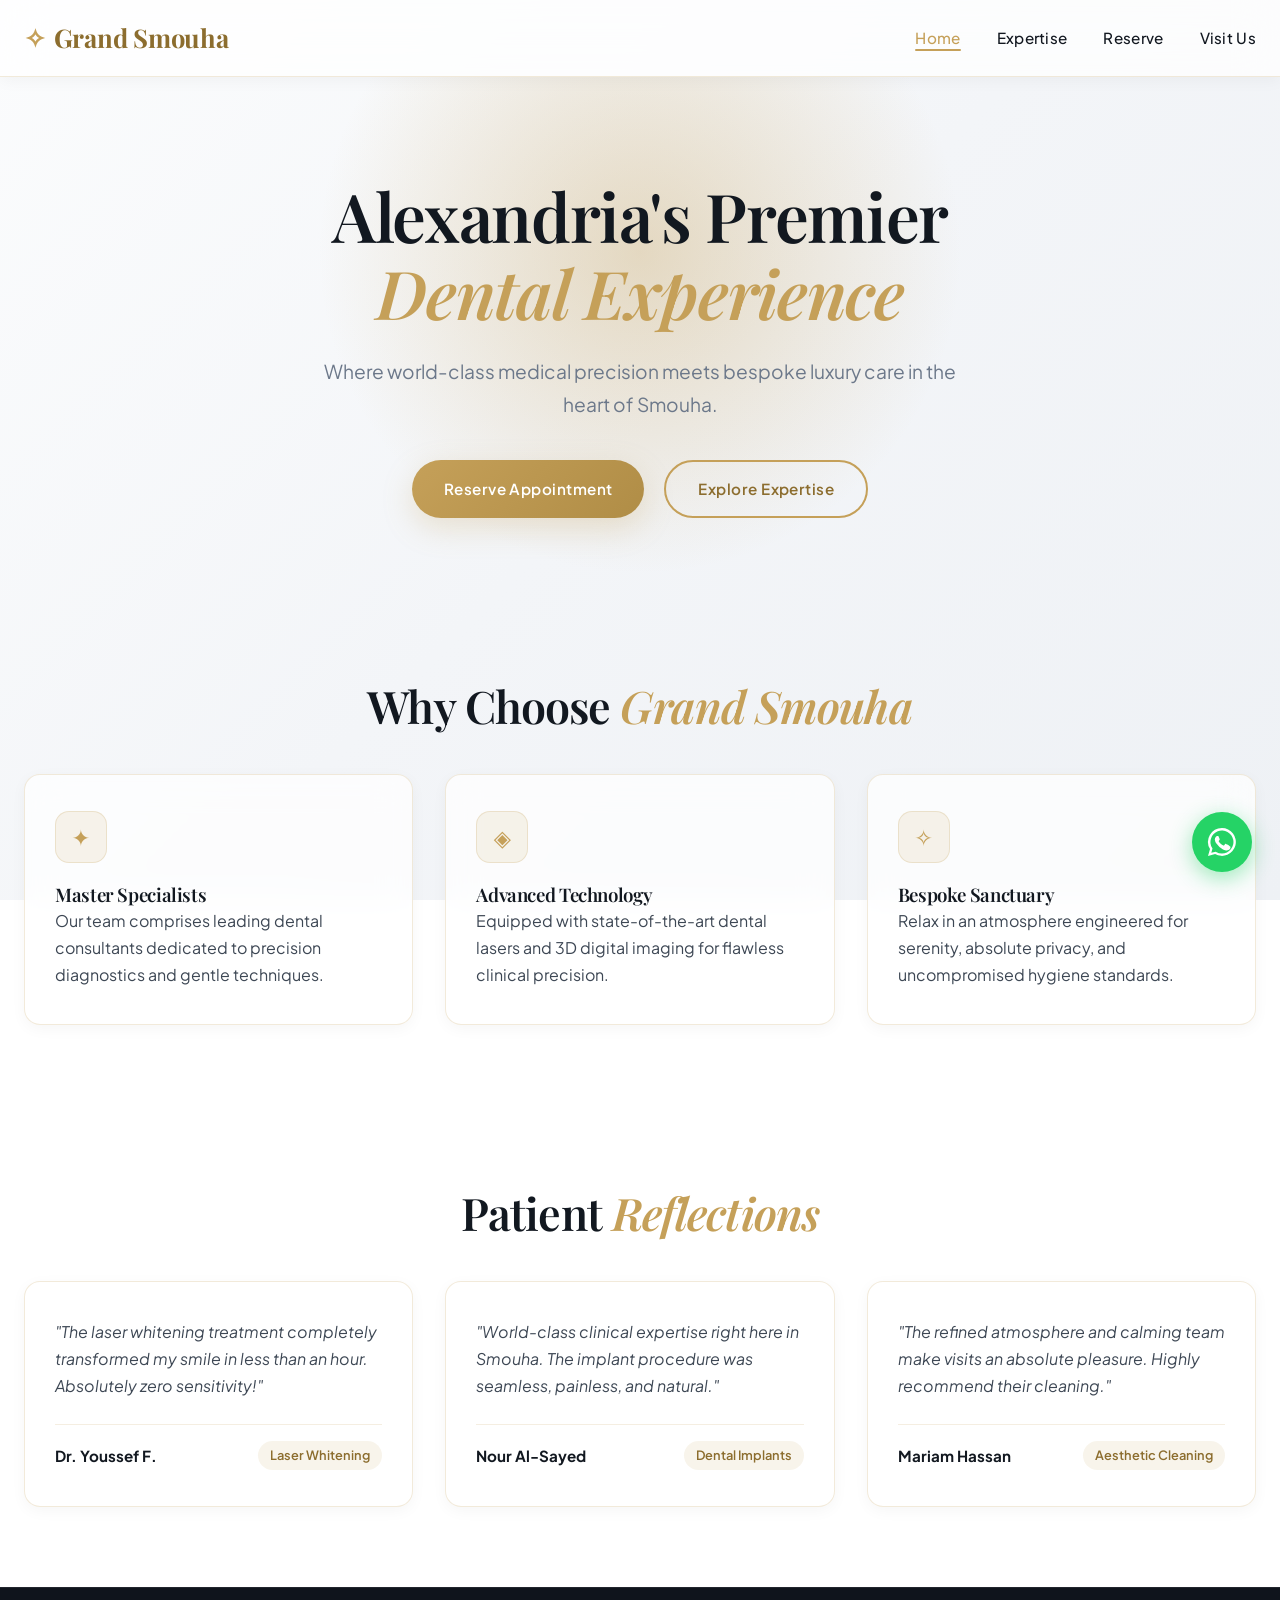
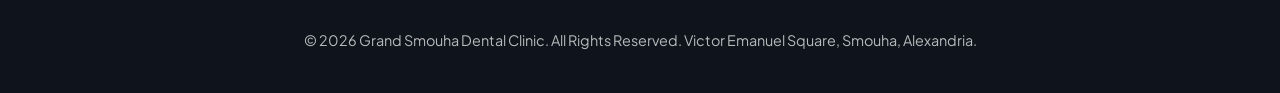
<file: index.html>
<!DOCTYPE html>
<html lang="en">
<head>
  <meta charset="UTF-8">
  <meta name="viewport" content="width=device-width, initial-scale=1.0">
  <title>Grand Smouha Dental Clinic | Luxury Dental Care Alexandria</title>
  <link rel="stylesheet" href="style.css">
</head>
<body>

  <!-- Navigation Header -->
  <header class="header">
    <div class="container nav-wrapper">
      <a href="index.html" class="logo">
        <span class="logo-sparkle">✧</span> Grand Smouha
      </a>
      
      <input type="checkbox" id="nav-toggle" class="nav-toggle">
      <label for="nav-toggle" class="nav-toggle-label">
        <span></span>
        <span></span>
        <span></span>
      </label>

      <nav>
        <ul class="nav-links">
          <li><a href="index.html" class="active">Home</a></li>
          <li><a href="services.html">Expertise</a></li>
          <li><a href="booking.html">Reserve</a></li>
          <li><a href="contact.html">Visit Us</a></li>
        </ul>
      </nav>
    </div>
  </header>

  <main>
    <!-- Hero Section -->
    <section class="hero">
      <div class="container hero-content">
        <h1>Alexandria's Premier <br><span class="gold-text">Dental Experience</span></h1>
        <p>Where world-class medical precision meets bespoke luxury care in the heart of Smouha.</p>
        <div class="hero-buttons">
          <a href="booking.html" class="btn btn-primary">Reserve Appointment</a>
          <a href="services.html" class="btn btn-outline">Explore Expertise</a>
        </div>
      </div>
    </section>

    <!-- Why Choose Us -->
    <section class="section">
      <div class="container">
        <h2 class="section-title">Why Choose <span class="gold-text">Grand Smouha</span></h2>
        <div class="grid-3">
          <div class="glass-card feature-card">
            <div class="feature-icon">✦</div>
            <h3>Master Specialists</h3>
            <p>Our team comprises leading dental consultants dedicated to precision diagnostics and gentle techniques.</p>
          </div>
          <div class="glass-card feature-card">
            <div class="feature-icon">◈</div>
            <h3>Advanced Technology</h3>
            <p>Equipped with state-of-the-art dental lasers and 3D digital imaging for flawless clinical precision.</p>
          </div>
          <div class="glass-card feature-card">
            <div class="feature-icon">✧</div>
            <h3>Bespoke Sanctuary</h3>
            <p>Relax in an atmosphere engineered for serenity, absolute privacy, and uncompromised hygiene standards.</p>
          </div>
        </div>
      </div>
    </section>

    <!-- Testimonials Section -->
    <section class="section">
      <div class="container">
        <h2 class="section-title">Patient <span class="gold-text">Reflections</span></h2>
        <div class="grid-3">
          <div class="glass-card testimonial-card">
            <p class="quote">"The laser whitening treatment completely transformed my smile in less than an hour. Absolutely zero sensitivity!"</p>
            <div class="patient-info">
              <span class="patient-name">Dr. Youssef F.</span>
              <span class="procedure-tag">Laser Whitening</span>
            </div>
          </div>
          <div class="glass-card testimonial-card">
            <p class="quote">"World-class clinical expertise right here in Smouha. The implant procedure was seamless, painless, and natural."</p>
            <div class="patient-info">
              <span class="patient-name">Nour Al-Sayed</span>
              <span class="procedure-tag">Dental Implants</span>
            </div>
          </div>
          <div class="glass-card testimonial-card">
            <p class="quote">"The refined atmosphere and calming team make visits an absolute pleasure. Highly recommend their cleaning."</p>
            <div class="patient-info">
              <span class="patient-name">Mariam Hassan</span>
              <span class="procedure-tag">Aesthetic Cleaning</span>
            </div>
          </div>
        </div>
      </div>
    </section>
  </main>

  <!-- Floating WhatsApp Widget -->
  <a href="https://wa.me/201111440043" class="whatsapp-widget" target="_blank" rel="noopener noreferrer" aria-label="Chat on WhatsApp">
    <svg class="whatsapp-icon" viewBox="0 0 32 32">
      <path d="M16 2a13.94 13.94 0 0 0-12 21.1L2 30l7.1-1.9A13.94 13.94 0 1 0 16 2zm0 25.5a11.5 11.5 0 0 1-5.9-1.6l-.4-.2-4.4 1.1 1.2-4.3-.3-.4a11.5 11.5 0 1 1 9.8 5.4zm6.3-8.6c-.3-.2-2-.9-2.3-1s-.6-.2-.8.2-.9 1.1-1.1 1.3-.4.2-.7 0a9.2 9.2 0 0 1-2.7-1.7 10.1 10.1 0 0 1-1.9-2.3c-.2-.3 0-.5.1-.7l.5-.6c.1-.2.2-.3.3-.5a.4.4 0 0 0 0-.4c-.1-.2-.8-2-1.1-2.7s-.6-.6-.8-.6h-.7a1.4 1.4 0 0 0-1 .5 4.3 4.3 0 0 0-1.3 3.2 7.5 7.5 0 0 0 1.6 4 17.2 17.2 0 0 0 6.6 5.8c.9.4 1.6.6 2.2.8a5.2 5.2 0 0 0 2.4.1 3.9 3.9 0 0 0 2.6-1.8 3.2 3.2 0 0 0 .2-1.8c-.1-.2-.4-.3-.7-.5z"/>
    </svg>
  </a>

  <!-- Footer -->
  <footer class="footer">
    <div class="container">
      <p>&copy; 2026 Grand Smouha Dental Clinic. All Rights Reserved. Victor Emanuel Square, Smouha, Alexandria.</p>
    </div>
  </footer>

</body>
</html>
</file>
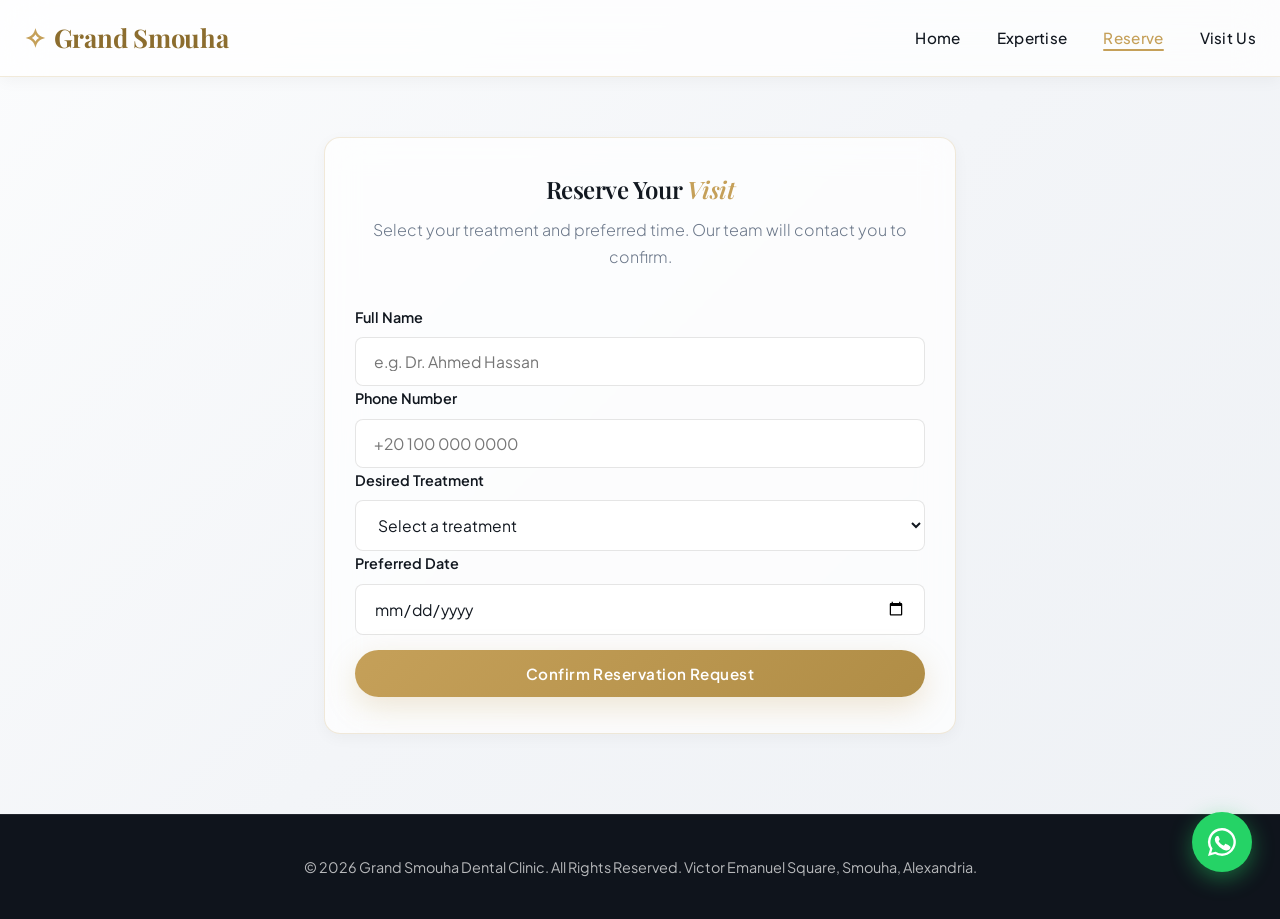
<file: booking.html>
<!DOCTYPE html>
<html lang="en">
<head>
  <meta charset="UTF-8">
  <meta name="viewport" content="width=device-width, initial-scale=1.0">
  <title>Reserve Appointment | Grand Smouha Dental Clinic</title>
  <link rel="stylesheet" href="style.css">
</head>
<body>

  <!-- Navigation Header -->
  <header class="header">
    <div class="container nav-wrapper">
      <a href="index.html" class="logo">
        <span class="logo-sparkle">✧</span> Grand Smouha
      </a>

      <input type="checkbox" id="nav-toggle" class="nav-toggle">
      <label for="nav-toggle" class="nav-toggle-label">
        <span></span>
        <span></span>
        <span></span>
      </label>

      <nav>
        <ul class="nav-links">
          <li><a href="index.html">Home</a></li>
          <li><a href="services.html">Expertise</a></li>
          <li><a href="booking.html" class="active">Reserve</a></li>
          <li><a href="contact.html">Visit Us</a></li>
        </ul>
      </nav>
    </div>
  </header>

  <main>
    <section class="section" style="padding-top: 60px;">
      <div class="container" style="max-width: 680px; margin: 0 auto;">
        <div class="glass-card">
          <h2 style="text-align: center; margin-bottom: 12px;">Reserve Your <span class="gold-text">Visit</span></h2>
          <p style="text-align: center; color: var(--text-muted); font-weight: 300; margin-bottom: 35px;">Select your treatment and preferred time. Our team will contact you to confirm.</p>
          
          <form action="#" method="POST" onsubmit="event.preventDefault(); alert('Reservation submitted successfully. Our concierge will contact you shortly.');">
            <div class="form-group">
              <label for="fullname">Full Name</label>
              <input type="text" id="fullname" class="form-control" placeholder="e.g. Dr. Ahmed Hassan" required>
            </div>

            <div class="form-group">
              <label for="phone">Phone Number</label>
              <input type="tel" id="phone" class="form-control" placeholder="+20 100 000 0000" required>
            </div>

            <div class="form-group">
              <label for="service">Desired Treatment</label>
              <select id="service" class="form-control" required>
                <option value="" disabled selected>Select a treatment</option>
                <option value="cleaning">Aesthetic Cleaning (Standard)</option>
                <option value="whitening">Laser Whitening (Premium)</option>
                <option value="implants">Dental Implants (Advanced)</option>
                <option value="consultation">General Consultation</option>
              </select>
            </div>

            <div class="form-group">
              <label for="date">Preferred Date</label>
              <input type="date" id="date" class="form-control" required>
            </div>

            <button type="submit" class="btn btn-primary" style="width: 100%; margin-top: 15px;">Confirm Reservation Request</button>
          </form>

        </div>
      </div>
    </section>
  </main>

  <!-- Floating WhatsApp Widget -->
  <a href="https://wa.me/201111440043" class="whatsapp-widget" target="_blank" rel="noopener noreferrer" aria-label="Chat on WhatsApp">
    <svg class="whatsapp-icon" viewBox="0 0 32 32">
      <path d="M16 2a13.94 13.94 0 0 0-12 21.1L2 30l7.1-1.9A13.94 13.94 0 1 0 16 2zm0 25.5a11.5 11.5 0 0 1-5.9-1.6l-.4-.2-4.4 1.1 1.2-4.3-.3-.4a11.5 11.5 0 1 1 9.8 5.4zm6.3-8.6c-.3-.2-2-.9-2.3-1s-.6-.2-.8.2-.9 1.1-1.1 1.3-.4.2-.7 0a9.2 9.2 0 0 1-2.7-1.7 10.1 10.1 0 0 1-1.9-2.3c-.2-.3 0-.5.1-.7l.5-.6c.1-.2.2-.3.3-.5a.4.4 0 0 0 0-.4c-.1-.2-.8-2-1.1-2.7s-.6-.6-.8-.6h-.7a1.4 1.4 0 0 0-1 .5 4.3 4.3 0 0 0-1.3 3.2 7.5 7.5 0 0 0 1.6 4 17.2 17.2 0 0 0 6.6 5.8c.9.4 1.6.6 2.2.8a5.2 5.2 0 0 0 2.4.1 3.9 3.9 0 0 0 2.6-1.8 3.2 3.2 0 0 0 .2-1.8c-.1-.2-.4-.3-.7-.5z"/>
    </svg>
  </a>

  <!-- Footer -->
  <footer class="footer">
    <div class="container">
      <p>&copy; 2026 Grand Smouha Dental Clinic. All Rights Reserved. Victor Emanuel Square, Smouha, Alexandria.</p>
    </div>
  </footer>

</body>
</html>
</file>
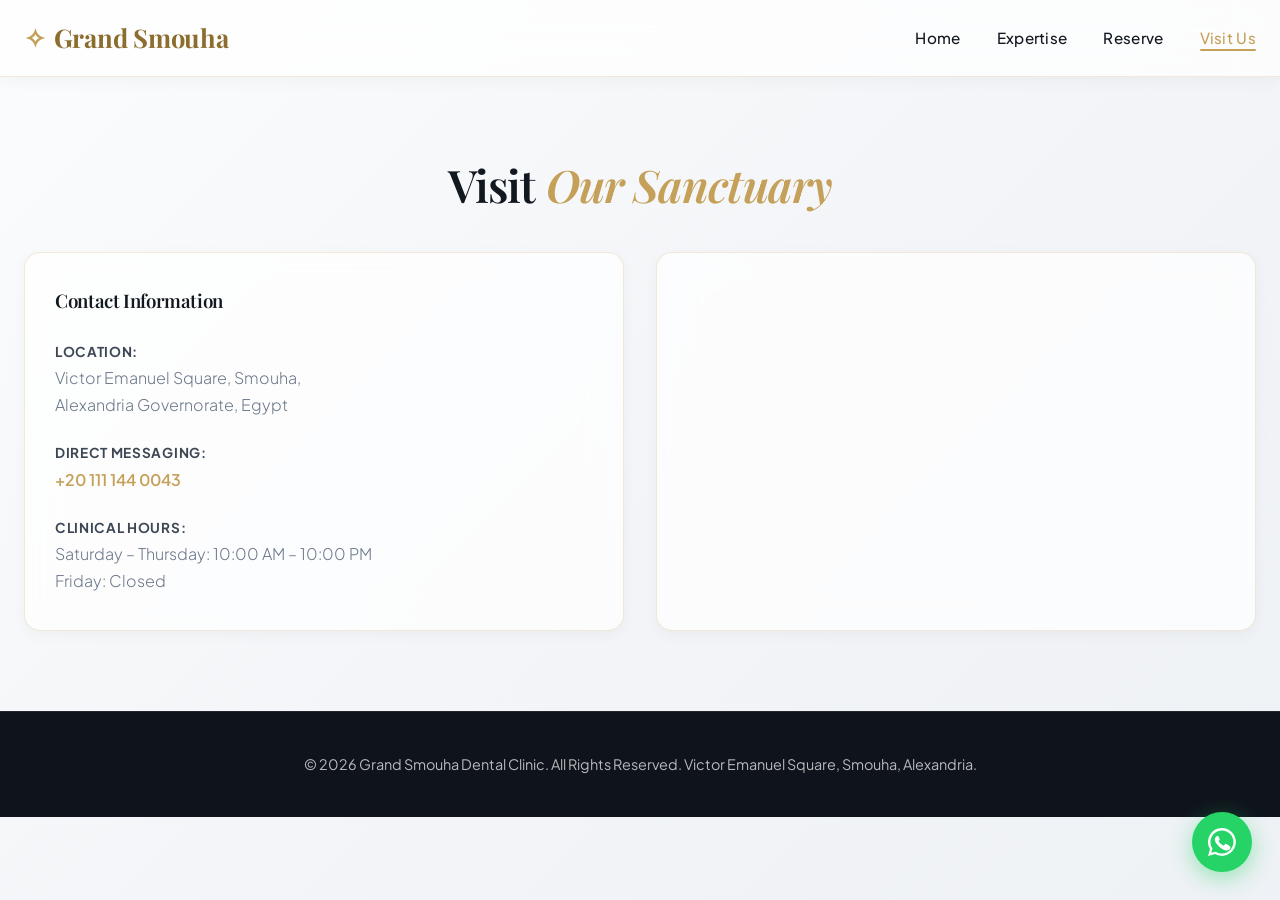
<file: contact.html>
<!DOCTYPE html>
<html lang="en">
<head>
  <meta charset="UTF-8">
  <meta name="viewport" content="width=device-width, initial-scale=1.0">
  <title>Visit Us | Grand Smouha Dental Clinic</title>
  <link rel="stylesheet" href="style.css">
</head>
<body>

  <!-- Navigation Header -->
  <header class="header">
    <div class="container nav-wrapper">
      <a href="index.html" class="logo">
        <span class="logo-sparkle">✧</span> Grand Smouha
      </a>

      <input type="checkbox" id="nav-toggle" class="nav-toggle">
      <label for="nav-toggle" class="nav-toggle-label">
        <span></span>
        <span></span>
        <span></span>
      </label>

      <nav>
        <ul class="nav-links">
          <li><a href="index.html">Home</a></li>
          <li><a href="services.html">Expertise</a></li>
          <li><a href="booking.html">Reserve</a></li>
          <li><a href="contact.html" class="active">Visit Us</a></li>
        </ul>
      </nav>
    </div>
  </header>

  <main>
    <section class="section">
      <div class="container">
        <h2 class="section-title">Visit <span class="gold-text">Our Sanctuary</span></h2>
        
        <div class="grid-2" style="align-items: stretch;">
          <!-- Contact Details -->
          <div class="glass-card" style="display: flex; flex-direction: column; justify-content: center; height: 100%;">
            <h3 style="margin-bottom: 24px;">Contact Information</h3>
            
            <p style="margin-bottom: 20px;">
              <strong style="font-size: 0.85rem; letter-spacing: 0.05em; text-transform: uppercase;">Location:</strong><br>
              <span style="color: var(--text-muted); font-weight: 300;">Victor Emanuel Square, Smouha,<br>Alexandria Governorate, Egypt</span>
            </p>

            <p style="margin-bottom: 20px;">
              <strong style="font-size: 0.85rem; letter-spacing: 0.05em; text-transform: uppercase;">Direct Messaging:</strong><br>
              <a href="https://wa.me/201111440043" style="color: var(--primary-gold); text-decoration: none; font-weight: 600;">+20 111 144 0043</a>
            </p>

            <p>
              <strong style="font-size: 0.85rem; letter-spacing: 0.05em; text-transform: uppercase;">Clinical Hours:</strong><br>
              <span style="color: var(--text-muted); font-weight: 300;">Saturday – Thursday: 10:00 AM – 10:00 PM<br>Friday: Closed</span>
            </p>
          </div>

          <!-- Map Container -->
          <div class="glass-card" style="padding: 12px; overflow: hidden; height: 100%; min-height: 360px; display: flex;">
            <iframe 
              title="Grand Smouha Location Map"
              src="https://www.google.com/maps/embed?pb=!1m18!1m12!1m3!1d13650.364423856233!2d29.9387!3d31.2144!2m3!1f0!2f0!3f0!3m2!1i1024!2i768!4f13.1!3m3!1m2!1s0x14f7c975a5555555%3A0x0!2sSmouha%2C%20Alexandria!5e0!3m2!1sen!2seg!4v1680000000000" 
              width="100%" 
              height="100%" 
              style="border: 0; border-radius: 12px; min-height: 336px; width: 100%; flex-grow: 1;" 
              allowfullscreen="" 
              loading="lazy">
            </iframe>
          </div>
        </div>

      </div>
    </section>
  </main>

  <!-- Floating WhatsApp Widget -->
  <a href="https://wa.me/201111440043" class="whatsapp-widget" target="_blank" rel="noopener noreferrer" aria-label="Chat on WhatsApp">
    <svg class="whatsapp-icon" viewBox="0 0 32 32">
      <path d="M16 2a13.94 13.94 0 0 0-12 21.1L2 30l7.1-1.9A13.94 13.94 0 1 0 16 2zm0 25.5a11.5 11.5 0 0 1-5.9-1.6l-.4-.2-4.4 1.1 1.2-4.3-.3-.4a11.5 11.5 0 1 1 9.8 5.4zm6.3-8.6c-.3-.2-2-.9-2.3-1s-.6-.2-.8.2-.9 1.1-1.1 1.3-.4.2-.7 0a9.2 9.2 0 0 1-2.7-1.7 10.1 10.1 0 0 1-1.9-2.3c-.2-.3 0-.5.1-.7l.5-.6c.1-.2.2-.3.3-.5a.4.4 0 0 0 0-.4c-.1-.2-.8-2-1.1-2.7s-.6-.6-.8-.6h-.7a1.4 1.4 0 0 0-1 .5 4.3 4.3 0 0 0-1.3 3.2 7.5 7.5 0 0 0 1.6 4 17.2 17.2 0 0 0 6.6 5.8c.9.4 1.6.6 2.2.8a5.2 5.2 0 0 0 2.4.1 3.9 3.9 0 0 0 2.6-1.8 3.2 3.2 0 0 0 .2-1.8c-.1-.2-.4-.3-.7-.5z"/>
    </svg>
  </a>

  <!-- Footer -->
  <footer class="footer">
    <div class="container">
      <p>&copy; 2026 Grand Smouha Dental Clinic. All Rights Reserved. Victor Emanuel Square, Smouha, Alexandria.</p>
    </div>
  </footer>

</body>
</html>
</file>
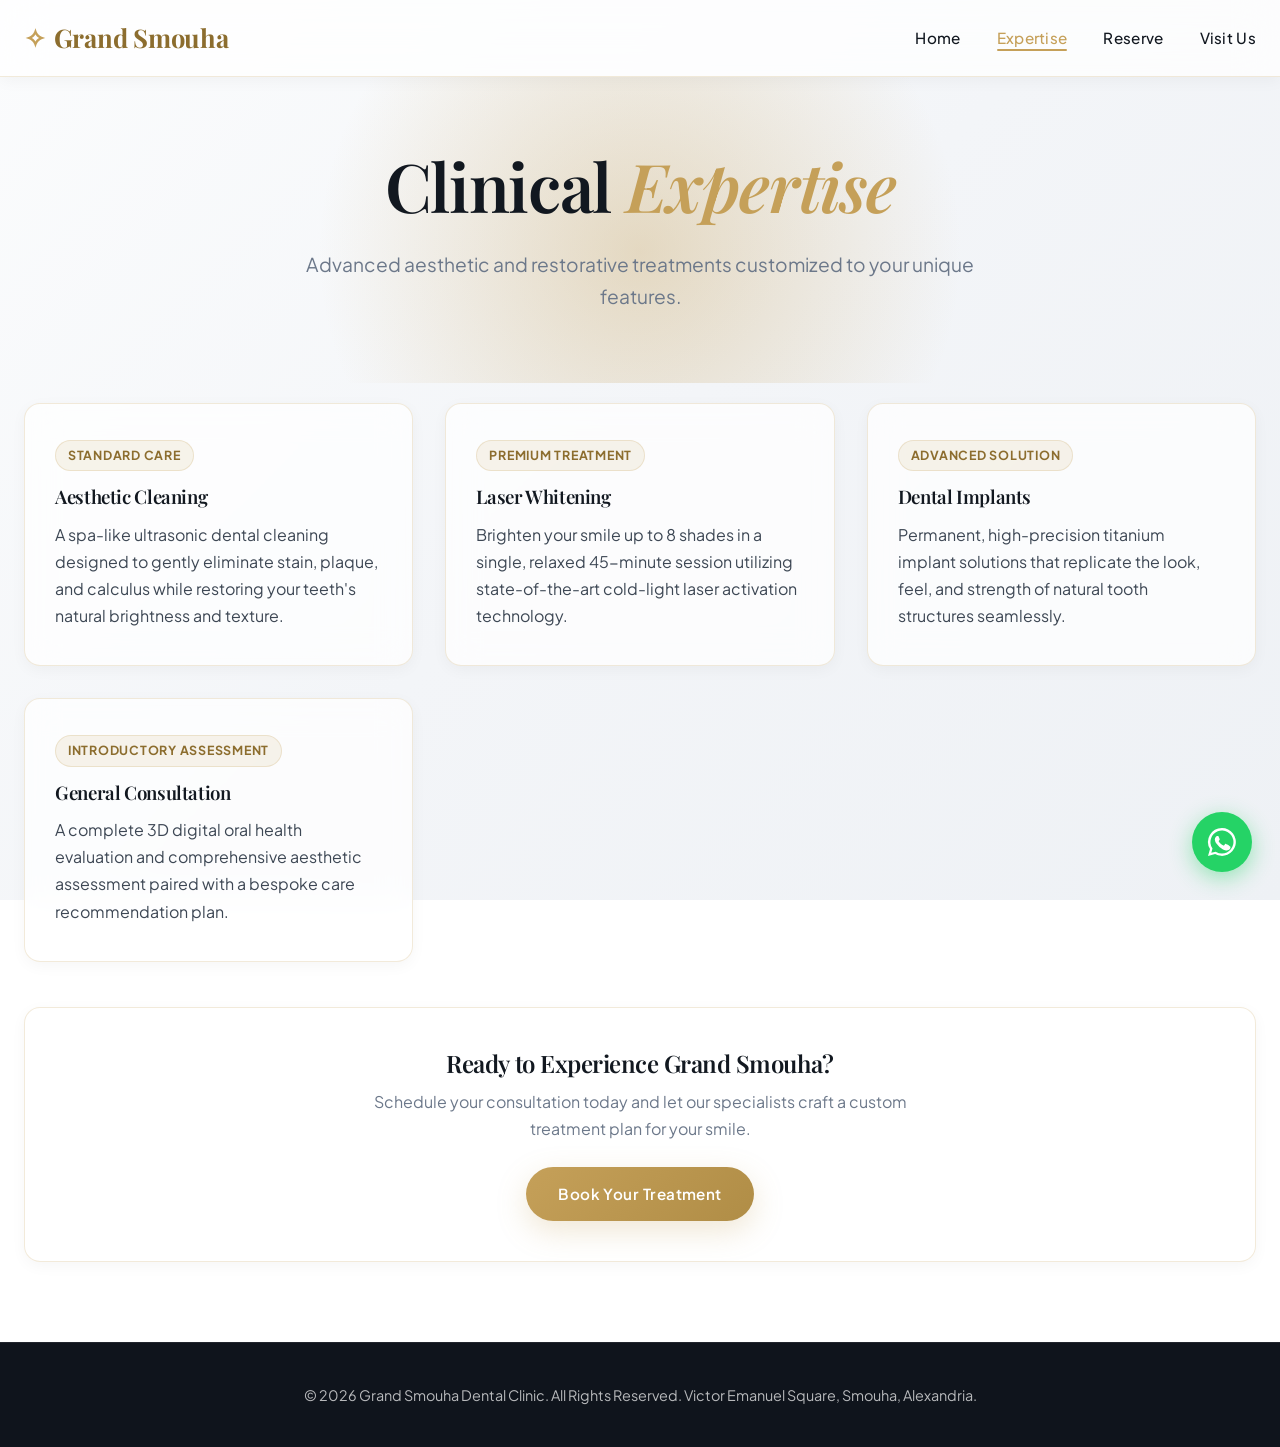
<file: services.html>
<!DOCTYPE html>
<html lang="en">
<head>
  <meta charset="UTF-8">
  <meta name="viewport" content="width=device-width, initial-scale=1.0">
  <title>Clinical Expertise | Grand Smouha Dental Clinic</title>
  <link rel="stylesheet" href="style.css">
</head>
<body>

  <!-- Navigation Header -->
  <header class="header">
    <div class="container nav-wrapper">
      <a href="index.html" class="logo">
        <span class="logo-sparkle">✧</span> Grand Smouha
      </a>

      <input type="checkbox" id="nav-toggle" class="nav-toggle">
      <label for="nav-toggle" class="nav-toggle-label">
        <span></span>
        <span></span>
        <span></span>
      </label>

      <nav>
        <ul class="nav-links">
          <li><a href="index.html">Home</a></li>
          <li><a href="services.html" class="active">Expertise</a></li>
          <li><a href="booking.html">Reserve</a></li>
          <li><a href="contact.html">Visit Us</a></li>
        </ul>
      </nav>
    </div>
  </header>

  <main>
    <section class="hero" style="padding: 70px 0 30px;">
      <div class="container hero-content">
        <h1>Clinical <span class="gold-text">Expertise</span></h1>
        <p>Advanced aesthetic and restorative treatments customized to your unique features.</p>
      </div>
    </section>

    <section class="section" style="padding-top: 20px;">
      <div class="container">
        <div class="grid-2">
          
          <!-- Service 1 -->
          <div class="glass-card service-card">
            <span class="service-badge">Standard Care</span>
            <h3 style="margin-top: 14px; margin-bottom: 12px;">Aesthetic Cleaning</h3>
            <p>A spa-like ultrasonic dental cleaning designed to gently eliminate stain, plaque, and calculus while restoring your teeth's natural brightness and texture.</p>
          </div>

          <!-- Service 2 -->
          <div class="glass-card service-card">
            <span class="service-badge">Premium Treatment</span>
            <h3 style="margin-top: 14px; margin-bottom: 12px;">Laser Whitening</h3>
            <p>Brighten your smile up to 8 shades in a single, relaxed 45-minute session utilizing state-of-the-art cold-light laser activation technology.</p>
          </div>

          <!-- Service 3 -->
          <div class="glass-card service-card">
            <span class="service-badge">Advanced Solution</span>
            <h3 style="margin-top: 14px; margin-bottom: 12px;">Dental Implants</h3>
            <p>Permanent, high-precision titanium implant solutions that replicate the look, feel, and strength of natural tooth structures seamlessly.</p>
          </div>

          <!-- Service 4 -->
          <div class="glass-card service-card">
            <span class="service-badge">Introductory Assessment</span>
            <h3 style="margin-top: 14px; margin-bottom: 12px;">General Consultation</h3>
            <p>A complete 3D digital oral health evaluation and comprehensive aesthetic assessment paired with a bespoke care recommendation plan.</p>
          </div>

        </div>

        <!-- Single Primary Call-To-Action Banner -->
        <div class="glass-card" style="margin-top: 45px; text-align: center; padding: 40px 20px;">
          <h3 style="font-size: 1.5rem; margin-bottom: 10px;">Ready to Experience Grand Smouha?</h3>
          <p style="color: var(--text-muted); max-width: 550px; margin: 0 auto 25px;">Schedule your consultation today and let our specialists craft a custom treatment plan for your smile.</p>
          <a href="booking.html" class="btn btn-primary">Book Your Treatment</a>
        </div>

      </div>
    </section>
  </main>

  <!-- Floating WhatsApp Widget -->
  <a href="https://wa.me/201111440043" class="whatsapp-widget" target="_blank" rel="noopener noreferrer" aria-label="Chat on WhatsApp">
    <svg class="whatsapp-icon" viewBox="0 0 32 32">
      <path d="M16 2a13.94 13.94 0 0 0-12 21.1L2 30l7.1-1.9A13.94 13.94 0 1 0 16 2zm0 25.5a11.5 11.5 0 0 1-5.9-1.6l-.4-.2-4.4 1.1 1.2-4.3-.3-.4a11.5 11.5 0 1 1 9.8 5.4zm6.3-8.6c-.3-.2-2-.9-2.3-1s-.6-.2-.8.2-.9 1.1-1.1 1.3-.4.2-.7 0a9.2 9.2 0 0 1-2.7-1.7 10.1 10.1 0 0 1-1.9-2.3c-.2-.3 0-.5.1-.7l.5-.6c.1-.2.2-.3.3-.5a.4.4 0 0 0 0-.4c-.1-.2-.8-2-1.1-2.7s-.6-.6-.8-.6h-.7a1.4 1.4 0 0 0-1 .5 4.3 4.3 0 0 0-1.3 3.2 7.5 7.5 0 0 0 1.6 4 17.2 17.2 0 0 0 6.6 5.8c.9.4 1.6.6 2.2.8a5.2 5.2 0 0 0 2.4.1 3.9 3.9 0 0 0 2.6-1.8 3.2 3.2 0 0 0 .2-1.8c-.1-.2-.4-.3-.7-.5z"/>
    </svg>
  </a>

  <!-- Footer -->
  <footer class="footer">
    <div class="container">
      <p>&copy; 2026 Grand Smouha Dental Clinic. All Rights Reserved. Victor Emanuel Square, Smouha, Alexandria.</p>
    </div>
  </footer>

</body>
</html>
</file>
<file: style.css>
/* ==========================================================================
   Grand Smouha Dental Clinic - Complete Master Stylesheet
   Luxury Glassmorphic Design System (Gold & Pearl White Theme)
   ========================================================================== */

@import url('https://fonts.googleapis.com/css2?family=Plus+Jakarta+Sans:wght@300;400;500;600;700;800&family=Playfair+Display:ital,wght@0,500;0,600;0,700;1,400&display=swap');

/* --- 1. CSS Custom Properties & Design Tokens --- */
:root {
  /* Color Palette */
  --primary-gold: #c5a059;
  --gold-light: #dfc285;
  --gold-hover: #b08d46;
  --dark-gold: #8c6d2e;
  --gold-glow: rgba(197, 160, 89, 0.35);
  
  --bg-gradient: linear-gradient(135deg, #fbfcfd 0%, #f3f5f8 50%, #eef1f5 100%);
  --bg-card: rgba(255, 255, 255, 0.72);
  --bg-card-hover: rgba(255, 255, 255, 0.88);
  --glass-bg: rgba(255, 255, 255, 0.75);
  --glass-border: rgba(197, 160, 89, 0.22);
  --glass-border-light: rgba(255, 255, 255, 0.6);
  
  --text-dark: #121820;
  --text-body: #3d4754;
  --text-muted: #6c788a;
  --white: #ffffff;
  
  /* Typography */
  --font-heading: 'Playfair Display', Georgia, serif;
  --font-body: 'Plus Jakarta Sans', system-ui, -apple-system, sans-serif;
  
  /* Shadows & Elevations */
  --shadow-sm: 0 4px 15px rgba(18, 24, 32, 0.04);
  --shadow-md: 0 8px 30px rgba(18, 24, 32, 0.08);
  --shadow-lg: 0 16px 45px rgba(18, 24, 32, 0.12);
  --shadow-gold: 0 10px 30px rgba(197, 160, 89, 0.25);
  
  /* Layout & Animation Dynamics */
  --border-radius-sm: 8px;
  --border-radius-md: 16px;
  --border-radius-lg: 24px;
  --border-radius-full: 9999px;
  --transition-fast: all 0.2s cubic-bezier(0.4, 0, 0.2, 1);
  --transition-smooth: all 0.35s cubic-bezier(0.4, 0, 0.2, 1);
  --transition-bounce: all 0.5s cubic-bezier(0.68, -0.55, 0.265, 1.55);
}

/* --- 2. Global Reset & Base Typography --- */
*, *::before, *::after {
  box-sizing: border-box;
  margin: 0;
  padding: 0;
}

html {
  scroll-behavior: smooth;
  font-size: 16px;
  -webkit-text-size-adjust: 100%;
}

body {
  font-family: var(--font-body);
  background: var(--bg-gradient);
  background-attachment: fixed;
  color: var(--text-body);
  line-height: 1.7;
  min-height: 100vh;
  overflow-x: hidden;
  -webkit-font-smoothing: antialiased;
  -moz-osx-font-smoothing: grayscale;
}

h1, h2, h3, h4, h5, h6 {
  font-family: var(--font-heading);
  color: var(--text-dark);
  line-height: 1.25;
  font-weight: 600;
  letter-spacing: -0.02em;
}

p {
  margin-bottom: 1rem;
}

p:last-child {
  margin-bottom: 0;
}

a {
  text-decoration: none;
  color: inherit;
  transition: var(--transition-smooth);
}

ul, ol {
  list-style: none;
}

img {
  max-width: 100%;
  height: auto;
  display: block;
  object-fit: cover;
}

/* --- 3. Layout Utilities --- */
.container {
  width: 100%;
  max-width: 1280px;
  margin: 0 auto;
  padding: 0 24px;
}

.gold-text {
  color: var(--primary-gold);
  font-style: italic;
}

.grid-2 {
  display: grid;
  grid-template-columns: repeat(auto-fit, minmax(320px, 1fr));
  gap: 32px;
}

.grid-3 {
  display: grid;
  grid-template-columns: repeat(auto-fit, minmax(300px, 1fr));
  gap: 32px;
}

/* --- 4. Header & Glassmorphic Navigation Bar --- */
header {
  position: sticky;
  top: 0;
  left: 0;
  right: 0;
  width: 100%;
  background: var(--glass-bg);
  backdrop-filter: blur(20px);
  -webkit-backdrop-filter: blur(20px);
  border-bottom: 1px solid var(--glass-border);
  z-index: 1000;
  padding: 16px 0;
  box-shadow: var(--shadow-sm);
  transition: var(--transition-smooth);
}

.nav-wrapper {
  display: flex;
  justify-content: space-between;
  align-items: center;
}

.logo {
  display: flex;
  align-items: center;
  gap: 8px;
  font-family: var(--font-heading);
  font-size: 1.6rem;
  font-weight: 700;
  color: var(--dark-gold);
  letter-spacing: -0.01em;
}

.logo-sparkle {
  color: var(--primary-gold);
}

.nav-toggle {
  display: none;
}

nav {
  display: flex;
  align-items: center;
}

.nav-links {
  display: flex;
  align-items: center;
  gap: 36px;
}

.nav-links li {
  position: relative;
}

.nav-links a {
  font-family: var(--font-body);
  font-size: 0.95rem;
  font-weight: 500;
  color: var(--text-dark);
  padding: 6px 0;
  letter-spacing: 0.02em;
}

.nav-links a::after {
  content: '';
  position: absolute;
  bottom: 0;
  left: 0;
  width: 0%;
  height: 2px;
  background-color: var(--primary-gold);
  transition: var(--transition-smooth);
  border-radius: 2px;
}

.nav-links a:hover,
.nav-links a.active {
  color: var(--primary-gold);
}

.nav-links a:hover::after,
.nav-links a.active::after {
  width: 100%;
}

/* --- 5. Buttons & Interactive UI Components --- */
.btn {
  display: inline-flex;
  align-items: center;
  justify-content: center;
  gap: 10px;
  padding: 14px 32px;
  border-radius: var(--border-radius-full);
  font-family: var(--font-body);
  font-size: 0.95rem;
  font-weight: 600;
  letter-spacing: 0.03em;
  border: none;
  cursor: pointer;
  transition: var(--transition-smooth);
  position: relative;
  overflow: hidden;
}

.btn-primary {
  background: linear-gradient(135deg, var(--primary-gold) 0%, var(--gold-hover) 100%);
  color: var(--white);
  box-shadow: var(--shadow-gold);
}

.btn-primary::before {
  content: '';
  position: absolute;
  top: 0;
  left: -100%;
  width: 100%;
  height: 100%;
  background: linear-gradient(90deg, transparent, rgba(255, 255, 255, 0.3), transparent);
  transition: 0.6s ease;
}

.btn-primary:hover::before {
  left: 100%;
}

.btn-primary:hover {
  transform: translateY(-3px);
  box-shadow: 0 12px 35px rgba(197, 160, 89, 0.4);
}

.btn-outline {
  background: transparent;
  color: var(--dark-gold);
  border: 2px solid var(--primary-gold);
  box-shadow: none;
}

.btn-outline:hover {
  background: var(--primary-gold);
  color: var(--white);
  box-shadow: var(--shadow-gold);
  transform: translateY(-3px);
}

/* --- 6. Hero Section --- */
.hero {
  position: relative;
  padding: 100px 0 80px;
  text-align: center;
  display: flex;
  flex-direction: column;
  align-items: center;
  justify-content: center;
  overflow: hidden;
}

.hero::before {
  content: '';
  position: absolute;
  top: -150px;
  left: 50%;
  transform: translateX(-50%);
  width: 650px;
  height: 650px;
  background: radial-gradient(circle, var(--gold-glow) 0%, rgba(255, 255, 255, 0) 70%);
  pointer-events: none;
  z-index: 0;
}

.hero-content {
  position: relative;
  z-index: 1;
  max-width: 820px;
}

.hero h1 {
  font-size: clamp(2.4rem, 5vw + 1rem, 4.2rem);
  color: var(--text-dark);
  margin-bottom: 24px;
  line-height: 1.15;
}

.hero p {
  font-size: 1.2rem;
  color: var(--text-muted);
  max-width: 680px;
  margin: 0 auto 40px;
}

.hero-buttons {
  display: flex;
  gap: 20px;
  justify-content: center;
  flex-wrap: wrap;
}

/* --- 7. Glassmorphism Cards & Sections --- */
.section {
  padding: 80px 0;
}

.section-title {
  font-size: clamp(2rem, 3.5vw + 1rem, 2.8rem);
  margin-bottom: 40px;
  color: var(--text-dark);
  text-align: center;
}

.glass-card {
  background: var(--bg-card);
  backdrop-filter: blur(16px);
  -webkit-backdrop-filter: blur(16px);
  border: 1px solid var(--glass-border);
  border-radius: var(--border-radius-md);
  padding: 36px 30px;
  box-shadow: var(--shadow-sm);
  transition: var(--transition-smooth);
}

.glass-card:hover {
  background: var(--bg-card-hover);
  transform: translateY(-6px);
  box-shadow: var(--shadow-lg);
  border-color: rgba(197, 160, 89, 0.45);
}

/* Feature & Testimonial Cards */
.feature-card {
  display: flex;
  flex-direction: column;
  align-items: flex-start;
}

.feature-icon {
  width: 52px;
  height: 52px;
  background: rgba(197, 160, 89, 0.12);
  border: 1px solid var(--glass-border);
  border-radius: 14px;
  display: flex;
  align-items: center;
  justify-content: center;
  margin-bottom: 20px;
  color: var(--primary-gold);
  font-size: 1.4rem;
}

.testimonial-card {
  display: flex;
  flex-direction: column;
  justify-content: space-between;
}

.testimonial-card .quote {
  font-style: italic;
  color: var(--text-body);
  font-size: 1rem;
  margin-bottom: 24px;
}

.patient-info {
  display: flex;
  justify-content: space-between;
  align-items: center;
  border-top: 1px solid rgba(197, 160, 89, 0.18);
  padding-top: 16px;
}

.patient-name {
  font-weight: 700;
  color: var(--text-dark);
  font-size: 0.95rem;
}

.procedure-tag {
  font-size: 0.8rem;
  color: var(--dark-gold);
  background: rgba(197, 160, 89, 0.12);
  padding: 4px 12px;
  border-radius: var(--border-radius-full);
  font-weight: 600;
}

.service-badge {
  display: inline-block;
  padding: 4px 12px;
  background: rgba(197, 160, 89, 0.12);
  border: 1px solid var(--glass-border);
  border-radius: var(--border-radius-full);
  color: var(--dark-gold);
  font-size: 0.78rem;
  font-weight: 700;
  text-transform: uppercase;
  letter-spacing: 0.06em;
}

/* --- 8. Booking Form & Inputs --- */
.glass-form {
  background: var(--bg-card);
  backdrop-filter: blur(20px);
  -webkit-backdrop-filter: blur(20px);
  border: 1px solid var(--glass-border);
  border-radius: var(--border-radius-lg);
  padding: 48px;
  box-shadow: var(--shadow-md);
  max-width: 800px;
  margin: 0 auto;
}

.form-grid {
  display: grid;
  grid-template-columns: 1fr 1fr;
  gap: 24px;
}

.form-group-full {
  grid-column: span 2;
}

.form-group label {
  display: block;
  font-size: 0.9rem;
  font-weight: 600;
  color: var(--text-dark);
  margin-bottom: 8px;
}

.form-control {
  width: 100%;
  padding: 14px 18px;
  background: rgba(255, 255, 255, 0.85);
  border: 1px solid rgba(0, 0, 0, 0.1);
  border-radius: var(--border-radius-sm);
  font-family: var(--font-body);
  font-size: 0.98rem;
  color: var(--text-dark);
  transition: var(--transition-smooth);
}

.form-control:focus {
  outline: none;
  background: #ffffff;
  border-color: var(--primary-gold);
  box-shadow: 0 0 0 4px var(--gold-glow);
}

/* --- 9. Floating WhatsApp Widget --- */
.whatsapp-widget {
  position: fixed;
  bottom: 28px;
  right: 28px;
  width: 60px;
  height: 60px;
  background-color: #25d366;
  color: #ffffff;
  border-radius: 50%;
  display: flex;
  align-items: center;
  justify-content: center;
  box-shadow: 0 6px 22px rgba(37, 211, 102, 0.45);
  text-decoration: none;
  z-index: 9999;
  transition: var(--transition-bounce);
}

.whatsapp-widget:hover {
  transform: scale(1.12);
  box-shadow: 0 10px 28px rgba(37, 211, 102, 0.65);
}

.whatsapp-icon {
  width: 32px;
  height: 32px;
  fill: currentColor;
}

/* --- 10. Footer Section --- */
.footer {
  background: #0f141c;
  color: rgba(255, 255, 255, 0.7);
  padding: 40px 0;
  border-top: 1px solid rgba(255, 255, 255, 0.08);
  text-align: center;
  font-size: 0.9rem;
}

/* --- 11. Mobile Navigation & Responsive Dynamics --- */
@media (max-width: 900px) {
  .nav-toggle-label {
    display: flex !important;
    flex-direction: column;
    justify-content: space-between;
    width: 28px;
    height: 20px;
    cursor: pointer;
    z-index: 1002;
  }

  .nav-toggle-label span {
    display: block;
    height: 3px;
    width: 100%;
    background-color: var(--text-dark);
    border-radius: 3px;
    transition: all 0.3s cubic-bezier(0.4, 0, 0.2, 1);
  }

  .nav-links {
    display: none;
    position: absolute;
    top: 100%;
    left: 0;
    width: 100%;
    background: #ffffff;
    border-bottom: 3px solid var(--primary-gold);
    flex-direction: column;
    padding: 10px 0;
    box-shadow: 0 14px 30px rgba(0, 0, 0, 0.12);
    z-index: 1001;
    gap: 0;
  }

  .nav-links li {
    width: 100%;
  }

  .nav-links a {
    display: block;
    width: 100%;
    padding: 16px 24px;
    text-align: center;
    font-size: 1.05rem;
    font-weight: 600;
  }

  .nav-links a::after {
    display: none;
  }

  .nav-toggle:checked ~ nav .nav-links {
    display: flex !important;
  }

  .nav-toggle:checked ~ .nav-toggle-label span:nth-child(1) {
    transform: translateY(8.5px) rotate(45deg);
  }

  .nav-toggle:checked ~ .nav-toggle-label span:nth-child(2) {
    opacity: 0;
  }

  .nav-toggle:checked ~ .nav-toggle-label span:nth-child(3) {
    transform: translateY(-8.5px) rotate(-45deg);
  }

  .form-grid {
    grid-template-columns: 1fr;
  }
  
  .form-group-full {
    grid-column: span 1;
  }
}

@media (max-width: 600px) {
  .hero {
    padding: 70px 0 50px;
  }

  .glass-form {
    padding: 28px 20px;
  }

  .whatsapp-widget {
    bottom: 20px;
    right: 20px;
    width: 52px;
    height: 52px;
  }

  .whatsapp-icon {
    width: 28px;
    height: 28px;
  }
}
</file>
